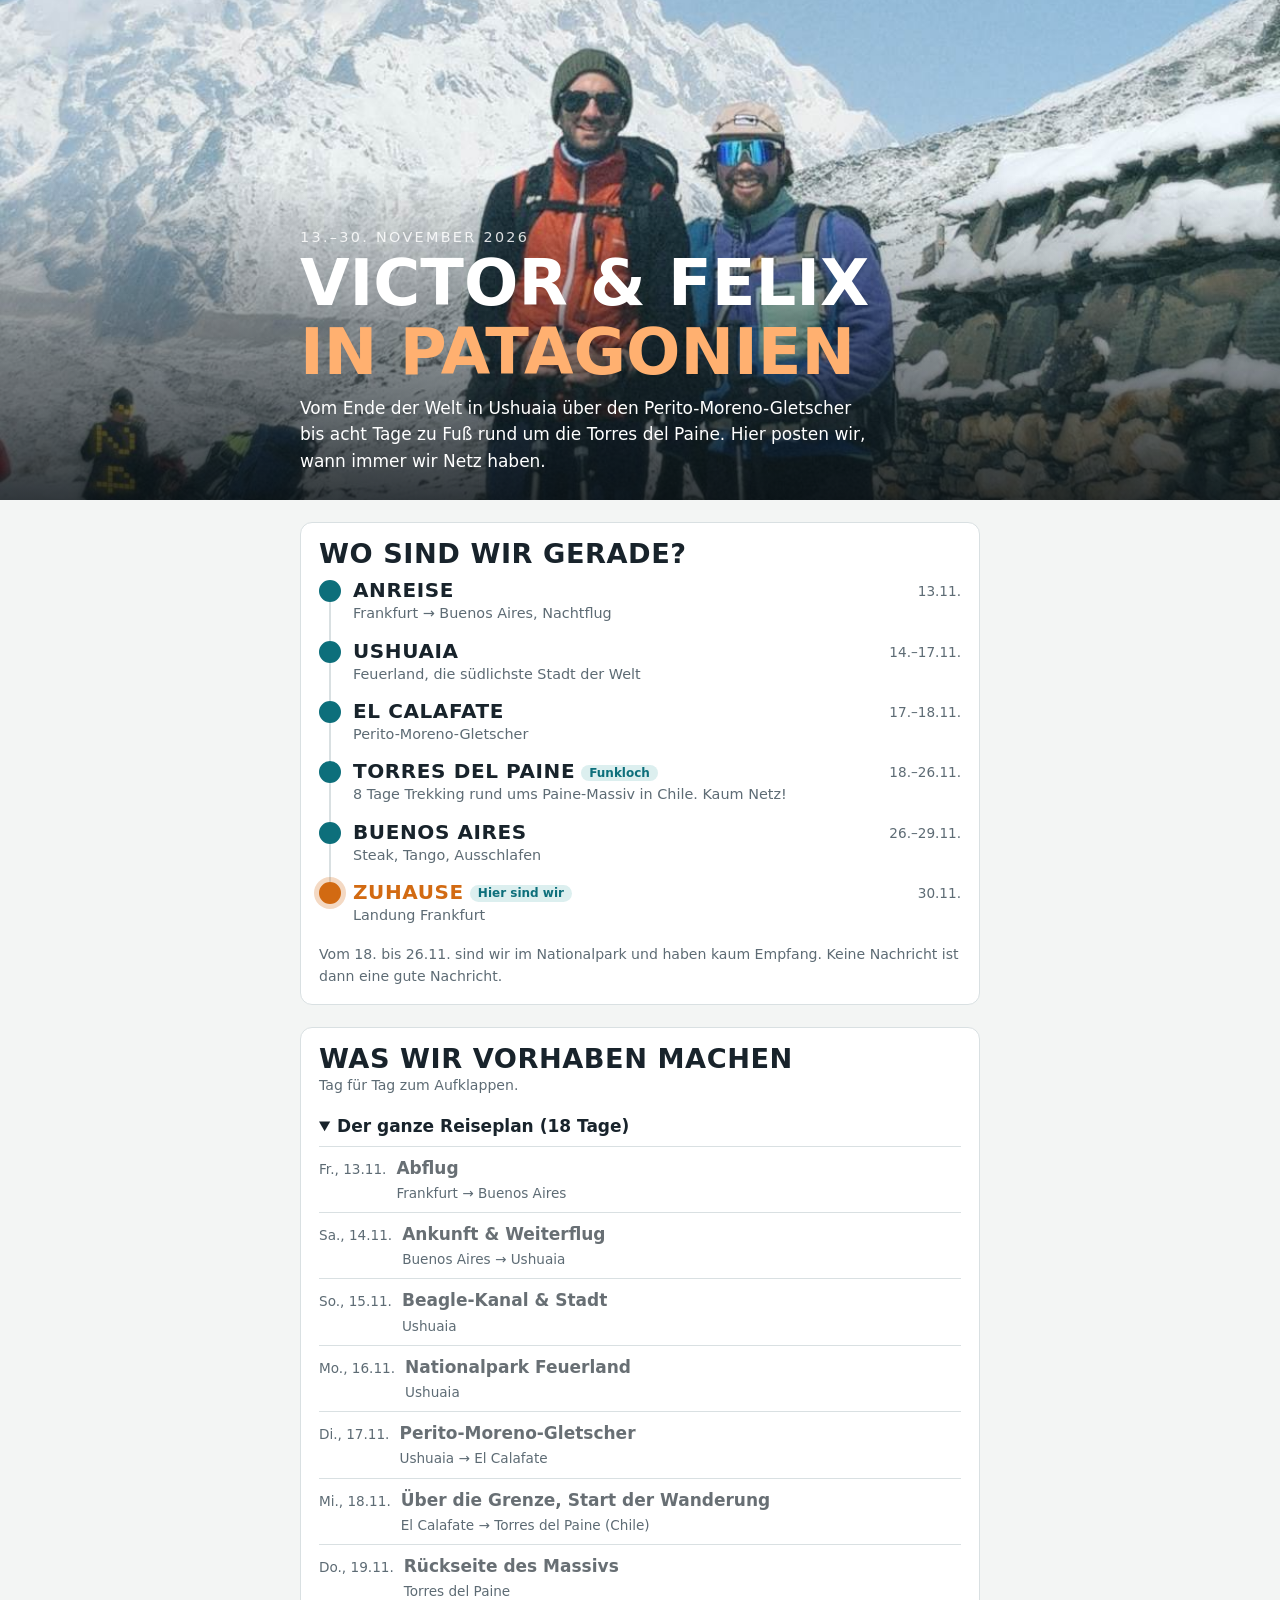
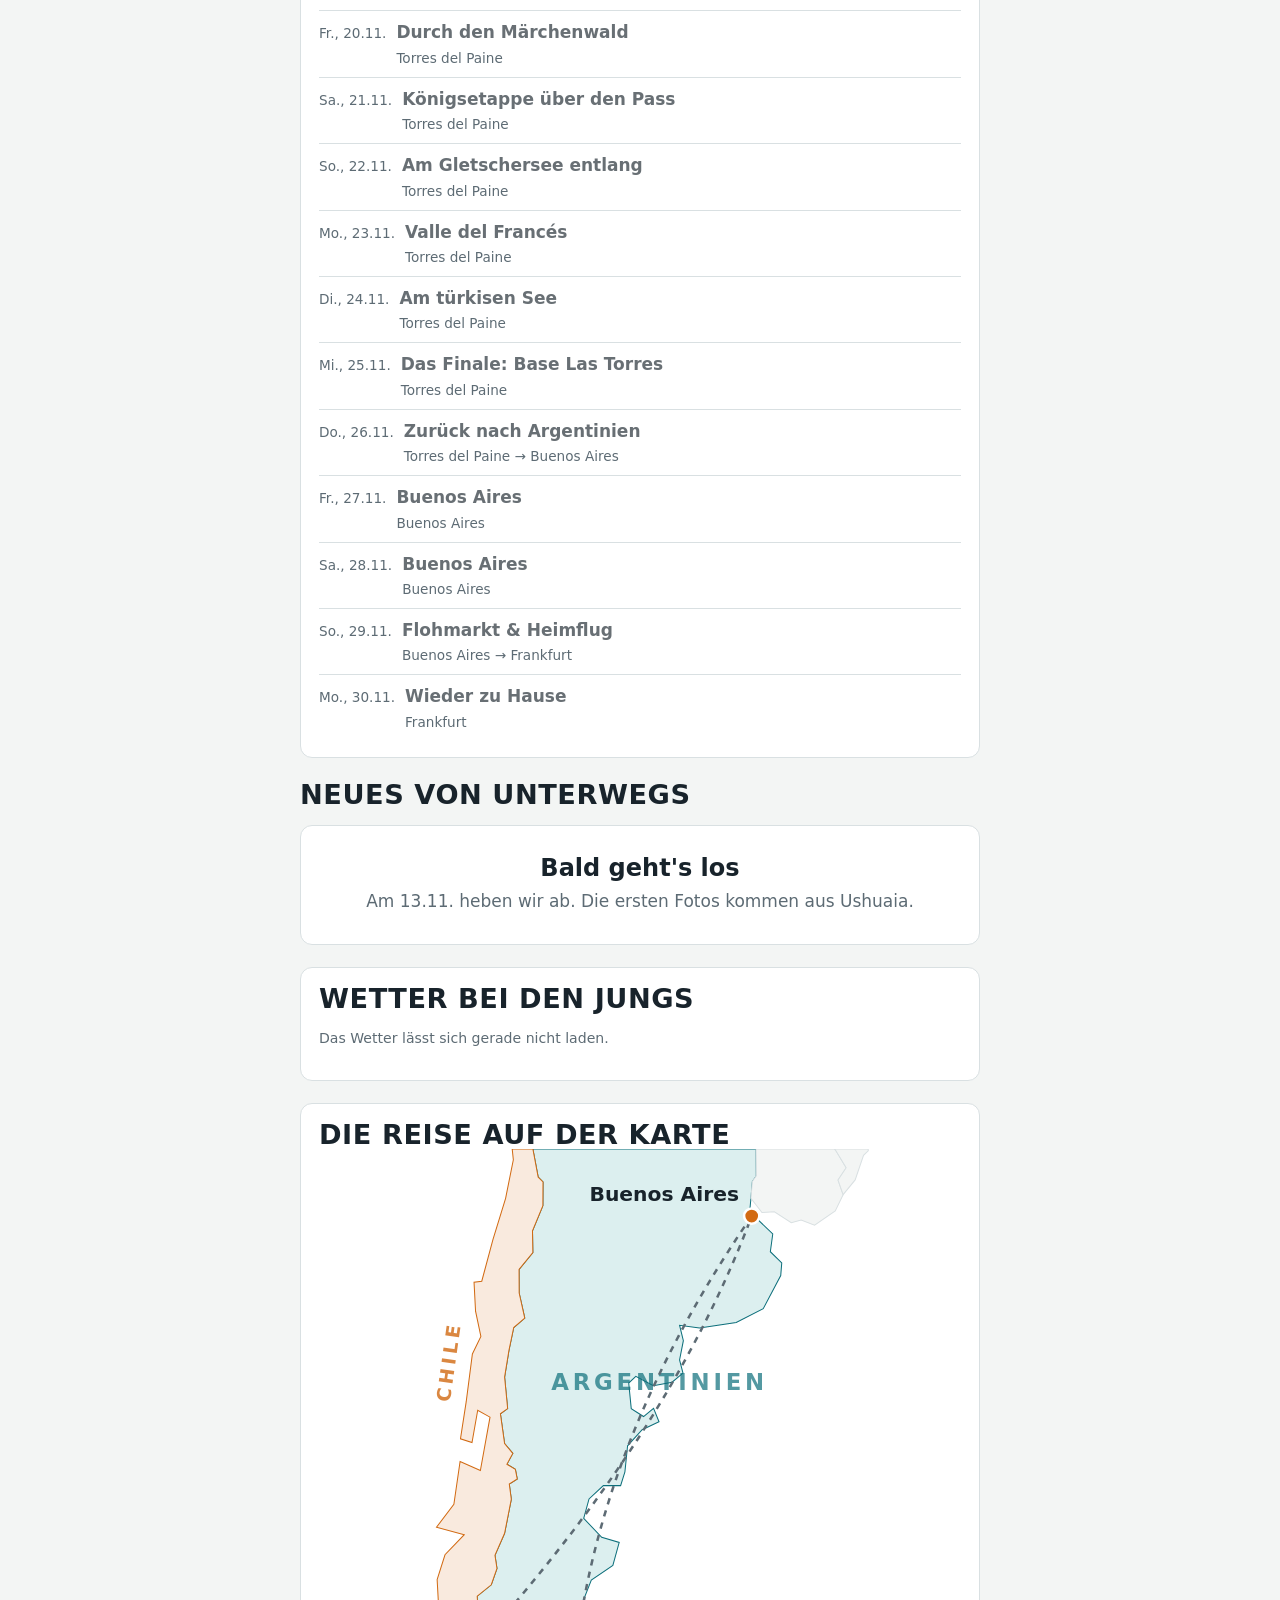
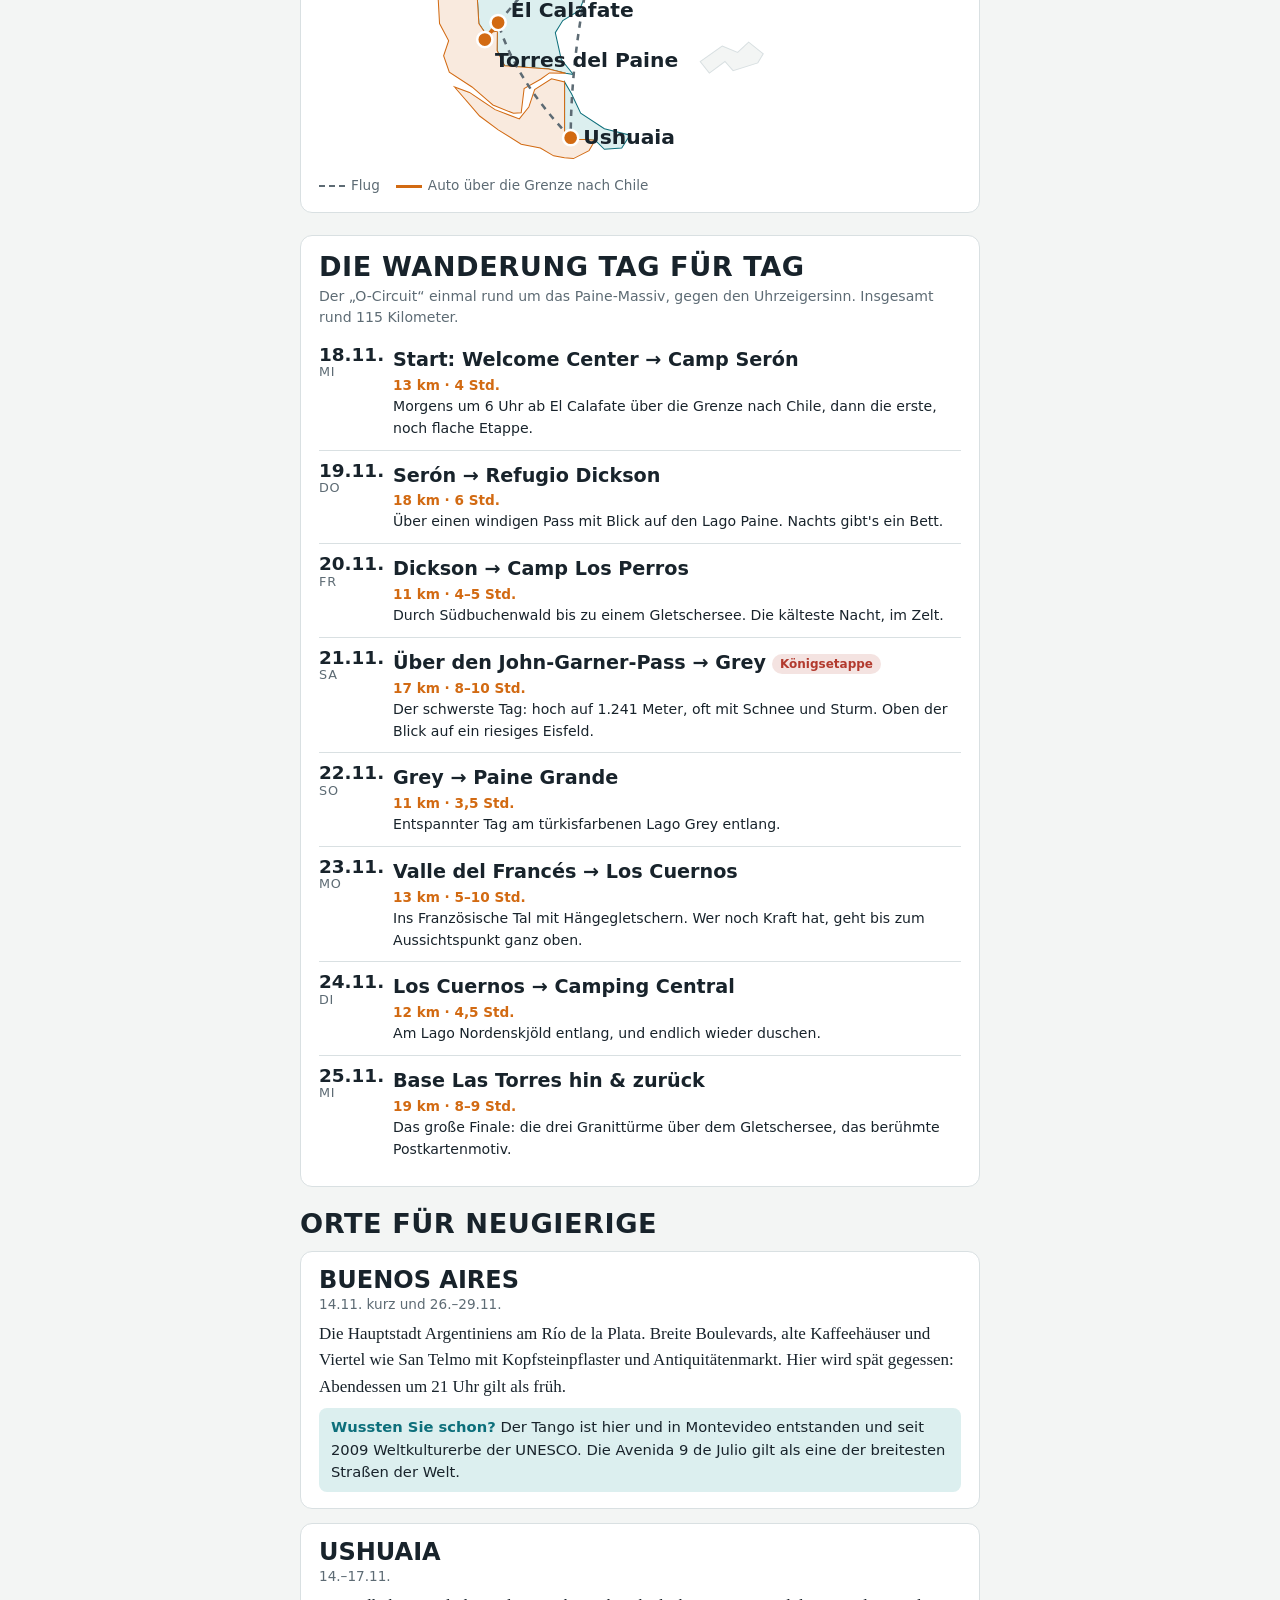
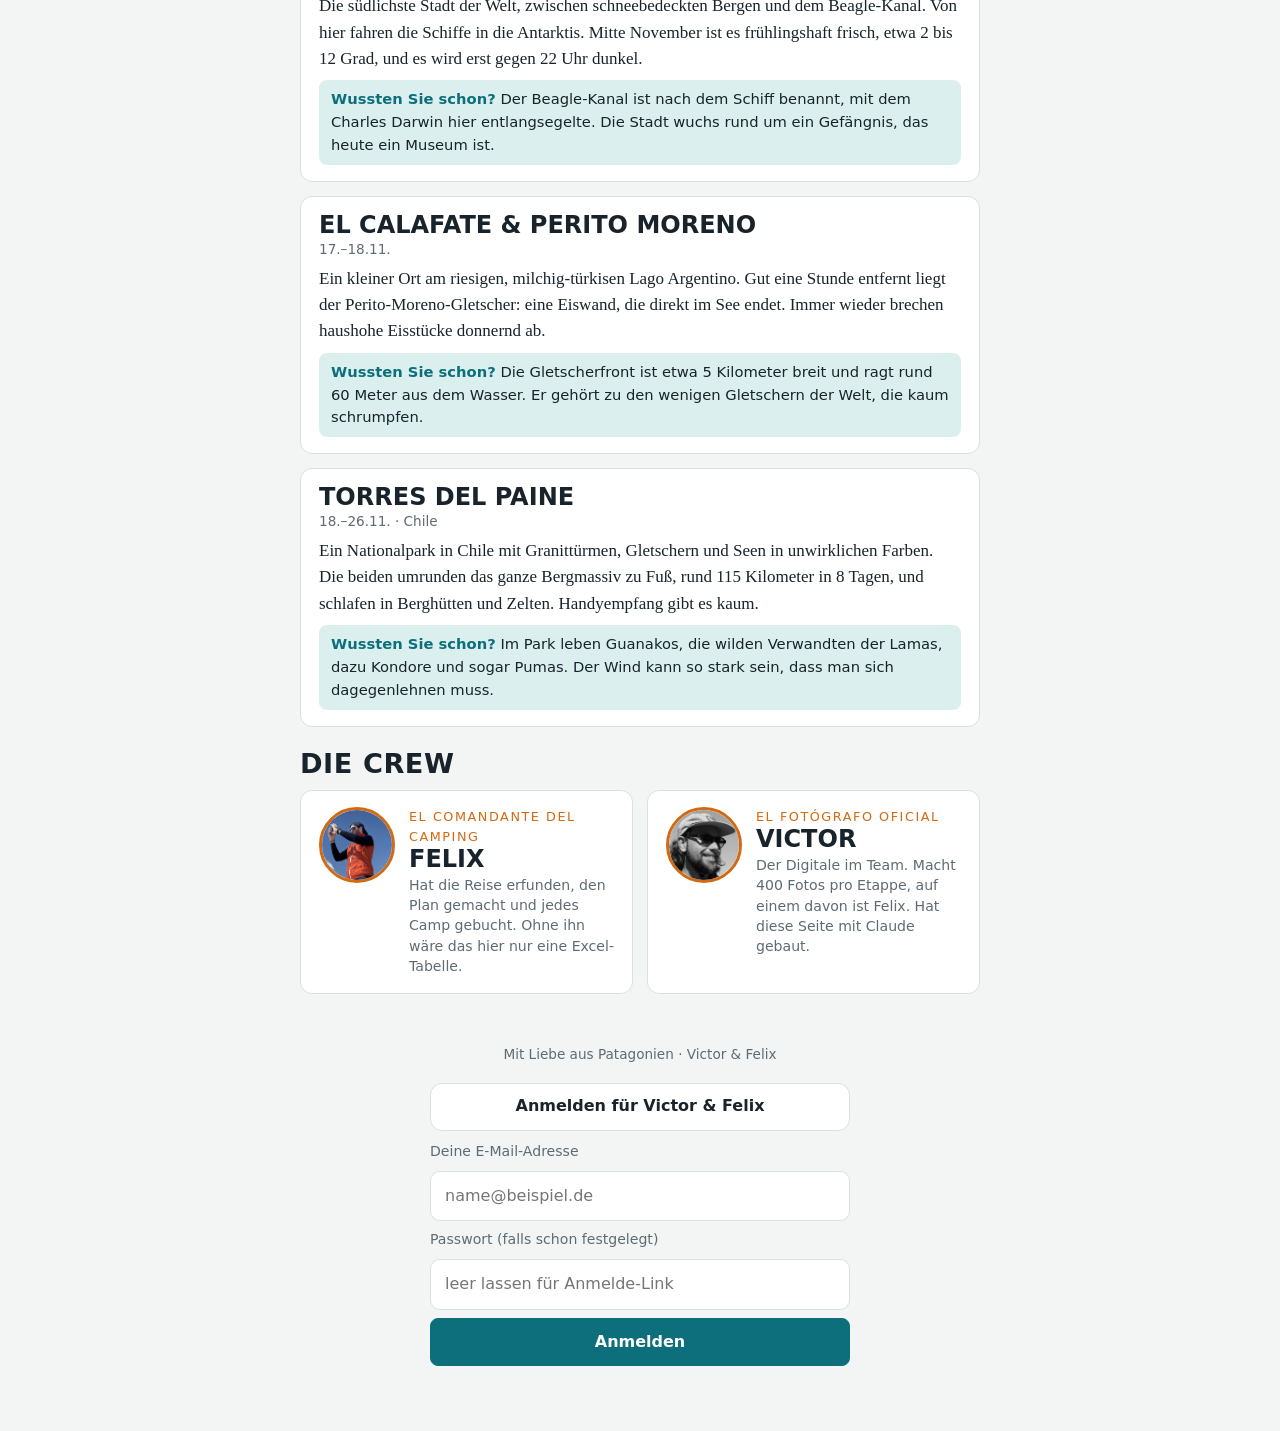
<file: index.html>
<!DOCTYPE html>
<html lang="de">
<head>
<meta charset="utf-8">
<meta name="viewport" content="width=device-width, initial-scale=1, viewport-fit=cover">
<link rel="manifest" href="manifest-blog.webmanifest">
<link rel="apple-touch-icon" href="img/apple-touch-icon.png?v=2">
<link rel="icon" type="image/png" sizes="192x192" href="img/icon-192.png?v=2">
<meta name="apple-mobile-web-app-capable" content="yes">
<meta name="mobile-web-app-capable" content="yes">
<meta name="apple-mobile-web-app-status-bar-style" content="black-translucent">
<meta name="apple-mobile-web-app-title" content="Patagonien">
<meta name="theme-color" content="#18232b">
<title>Victor &amp; Felix in Patagonien</title>
<meta name="description" content="Unsere Reise durch Argentinien und Patagonien, 13.–30. November 2026">
<meta property="og:title" content="Victor & Felix in Patagonien">
<meta property="og:description" content="Fotos, Route und Lebenszeichen von unterwegs">
<meta property="og:image" content="img/hero.jpg">
<meta name="robots" content="noindex, nofollow">
<meta http-equiv="Content-Security-Policy" content="default-src 'self'; script-src 'self'; style-src 'self' 'unsafe-inline' https://fonts.googleapis.com; font-src https://fonts.gstatic.com; img-src 'self' data: blob: https://rmsdkukkshyendyhajdx.supabase.co; media-src 'self' blob: https://rmsdkukkshyendyhajdx.supabase.co; connect-src 'self' https://rmsdkukkshyendyhajdx.supabase.co wss://rmsdkukkshyendyhajdx.supabase.co https://api.open-meteo.com; base-uri 'self'; form-action 'self'; object-src 'none'">
<meta name="referrer" content="strict-origin-when-cross-origin">
<link rel="preconnect" href="https://fonts.googleapis.com">
<link rel="preconnect" href="https://fonts.gstatic.com" crossorigin>
<link href="https://fonts.googleapis.com/css2?family=Barlow+Condensed:wght@500;600;700&amp;family=Source+Serif+4:opsz,wght@8..60,400;8..60,600&amp;family=Source+Sans+3:wght@400;600;700&amp;display=swap" rel="stylesheet">
<style>@media (display-mode: standalone){.hero{padding-top:env(safe-area-inset-top)}}</style>
<link rel="stylesheet" href="style.css?v=23">
</head>
<body>
<div id="app"><p class="col" style="padding:40px 16px">Lädt …</p></div>
<div class="lb" id="lb" role="dialog" aria-modal="true" aria-label="Fotos und Videos"><button type="button" id="lbClose" class="lbx">Schließen</button><div id="lbStage" class="lbstage"></div><button type="button" id="lbPrev" class="lbnav prev" aria-label="Vorheriges">‹</button><button type="button" id="lbNext" class="lbnav next" aria-label="Nächstes">›</button><div id="lbCount" class="lbcount" aria-live="polite"></div></div>
<script src="vendor/supabase.js?v=2.45.4"></script>
<script src="config.js?v=23"></script>
<script src="data.js?v=23"></script>
<script src="app.js?v=23"></script>
</body>
</html>
</file>
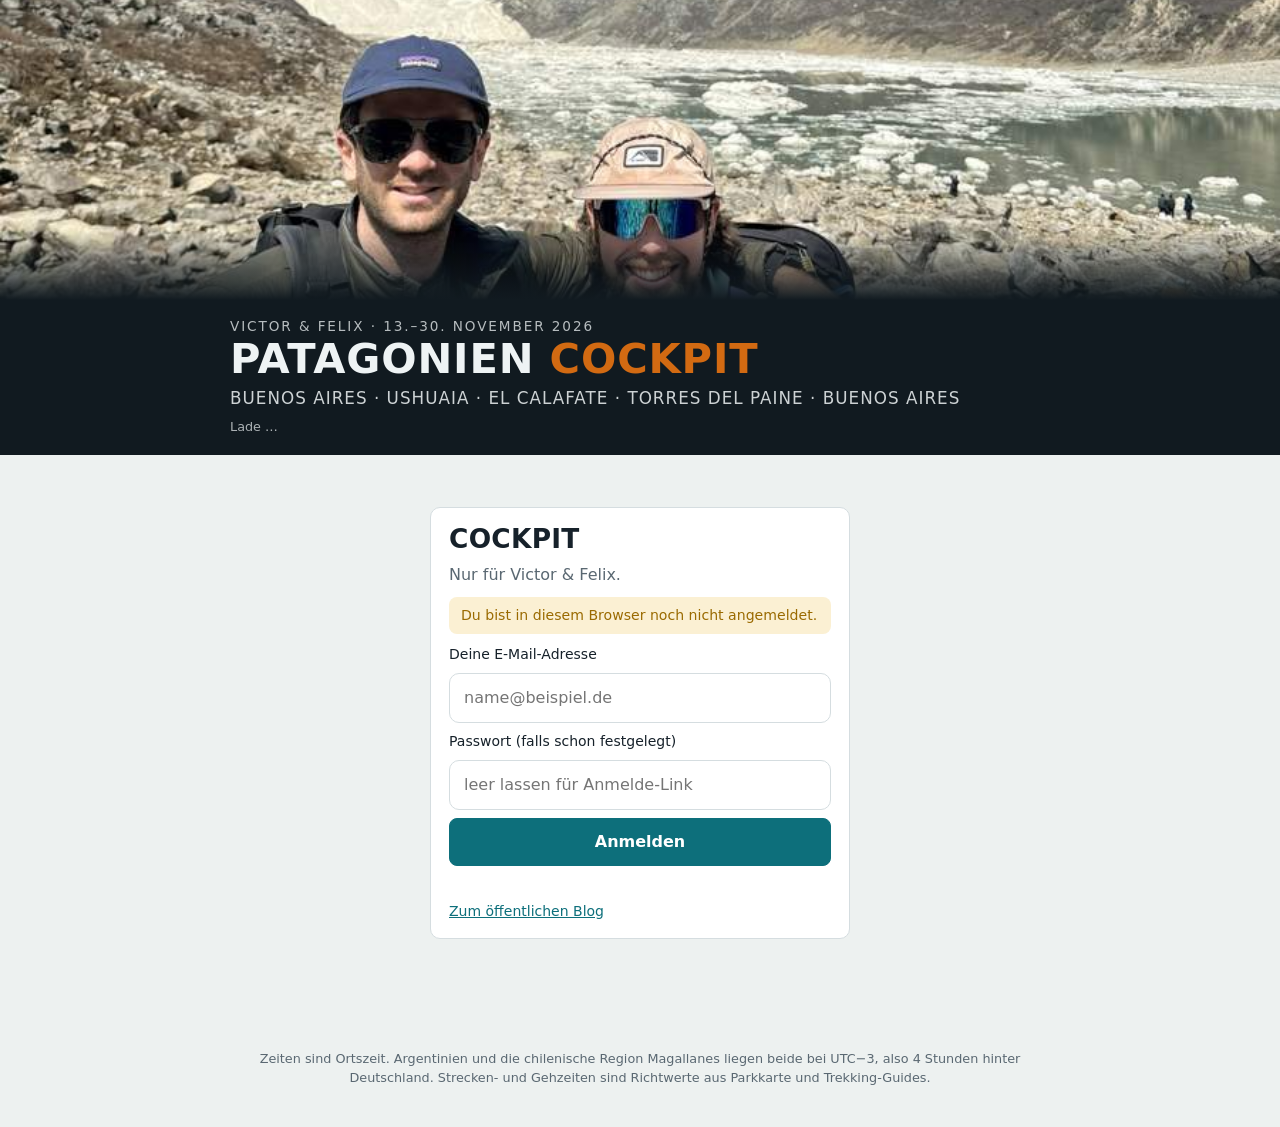
<file: cockpit.html>
<!DOCTYPE html>
<html lang="de">
<head>
<meta charset="utf-8">
<meta name="viewport" content="width=device-width, initial-scale=1, viewport-fit=cover">
<meta name="robots" content="noindex, nofollow">
<meta name="referrer" content="no-referrer">
<meta http-equiv="Content-Security-Policy" content="default-src 'self'; script-src 'self'; style-src 'self' 'unsafe-inline' https://fonts.googleapis.com; font-src https://fonts.gstatic.com; img-src 'self' data: blob: https://rmsdkukkshyendyhajdx.supabase.co https://tile.openstreetmap.org; media-src 'self' blob: https://rmsdkukkshyendyhajdx.supabase.co; connect-src 'self' https://rmsdkukkshyendyhajdx.supabase.co wss://rmsdkukkshyendyhajdx.supabase.co https://api.open-meteo.com https://open.er-api.com https://photon.komoot.io https://overpass-api.de; base-uri 'self'; form-action 'self'; object-src 'none'">
<link rel="manifest" href="manifest-cockpit.webmanifest">
<link rel="apple-touch-icon" href="img/apple-touch-icon.png?v=2">
<link rel="icon" type="image/png" sizes="192x192" href="img/icon-192.png?v=2">
<meta name="apple-mobile-web-app-capable" content="yes">
<meta name="mobile-web-app-capable" content="yes">
<meta name="apple-mobile-web-app-status-bar-style" content="black-translucent">
<meta name="apple-mobile-web-app-title" content="Cockpit">
<meta name="theme-color" content="#111a20">
<title>Patagonien Cockpit</title>
<link rel="preconnect" href="https://fonts.googleapis.com">
<link rel="preconnect" href="https://fonts.gstatic.com" crossorigin>
<link href="https://fonts.googleapis.com/css2?family=Barlow+Condensed:wght@500;600;700&amp;family=Source+Serif+4:opsz,wght@8..60,400;8..60,600&amp;family=Source+Sans+3:wght@400;500;600;700&amp;family=JetBrains+Mono:wght@500&amp;display=swap" rel="stylesheet">
<link rel="stylesheet" href="vendor/leaflet/leaflet.css?v=1.9.4">
<link rel="stylesheet" href="style.css?v=23">
<style>
:root{
  /* Layout: Kopf mit Countdown, Tab-Leiste wie Wegweiser, darunter je Bereich Karten in einer Spalte (max 860px) */
  --bg:#edf1f0;          /* Flechtengrau */
  --surface:#ffffff;
  --ink:#16212a;         /* Granit */
  --muted:#5a6872;
  --line:#d5dde0;
  --accent:#0d6f7b;      /* Gletschersee */
  --accent-soft:#dcefef;
  --trail:#d26a12;       /* Wegmarkierung im Park */
  --ok:#2f7a45; --ok-soft:#e1f1e5;
  --warn:#9a6a00; --warn-soft:#fbf0d3;
  --crit:#b23a2e; --crit-soft:#f8e1de;
  --display:"Barlow Condensed","Arial Narrow",system-ui,sans-serif;
  --body:"Source Sans 3",system-ui,-apple-system,"Segoe UI",sans-serif;
  --mono:"JetBrains Mono",ui-monospace,Menlo,monospace;
  --radius:10px;
  color-scheme:light;
}
@media (prefers-color-scheme:dark){
  :root:not([data-theme="light"]){
    --bg:#0e1418; --surface:#162027; --ink:#e4eaed; --muted:#93a2ab; --line:#26333c;
    --accent:#4fc2c8; --accent-soft:#143338; --trail:#f08a33;
    --ok:#6cc488; --ok-soft:#173022; --warn:#e6b84a; --warn-soft:#332a12; --crit:#ef7d70; --crit-soft:#3a1d1a;
    color-scheme:dark;
  }
}
:root[data-theme="dark"]{
  --bg:#0e1418; --surface:#162027; --ink:#e4eaed; --muted:#93a2ab; --line:#26333c;
  --accent:#4fc2c8; --accent-soft:#143338; --trail:#f08a33;
  --ok:#6cc488; --ok-soft:#173022; --warn:#e6b84a; --warn-soft:#332a12; --crit:#ef7d70; --crit-soft:#3a1d1a;
  color-scheme:dark;
}
*{box-sizing:border-box}
html,body{margin:0}
body{background:var(--bg);color:var(--ink);font-family:var(--body);font-size:16px;line-height:1.5;-webkit-text-size-adjust:100%}
a{color:var(--accent)}
h1,h2,h3{font-family:var(--display);font-weight:600;letter-spacing:.01em;text-wrap:balance;margin:0;line-height:1.1}
h2{font-size:1.65rem;text-transform:uppercase}
h3{font-size:1.25rem}
.wrap{max-width:860px;margin:0 auto;padding-left:max(20px,env(safe-area-inset-left));padding-right:max(20px,env(safe-area-inset-right))}
main{display:block}
section.view .studio{margin-bottom:6px}
.gate{max-width:420px;margin:30px auto;display:grid;gap:10px}
.heroimg{height:200px}
@media (max-width:520px){header.top .route{display:none}.heroimg{height:170px}.top h1{font-size:1.9rem}}
nav.tabs{top:0;padding-top:env(safe-area-inset-top)}
@media (display-mode: standalone){ header.top .heroimg{height:calc(150px + env(safe-area-inset-top))} }
.wish{display:grid;grid-template-columns:auto 1fr auto;gap:10px;align-items:start;padding:8px 0;border-bottom:1px solid var(--line)}
.wish:last-child{border-bottom:0}
.wish.done .wt{color:var(--muted);text-decoration:line-through}
.conv{display:grid;grid-template-columns:1fr auto auto auto;gap:8px;align-items:center}
.conv input,.conv select{border:1px solid var(--line);border-radius:10px;padding:10px 12px;background:var(--surface);font-size:1.15rem;min-width:0;width:100%;font-variant-numeric:tabular-nums}
.fxeq{color:var(--muted);font-size:1.2rem}
.fxout{font-family:var(--display);font-size:1.9rem;line-height:1;white-space:nowrap}
@media (max-width:520px){.conv{grid-template-columns:1fr auto}.fxeq{display:none}.fxout{grid-column:1/-1}}
.spotmap{height:240px;border-radius:12px;margin-top:10px;border:1px solid var(--line);z-index:0}
.spotform{display:grid;gap:10px;margin-top:10px}
.spotform label{display:grid;gap:4px;font-size:.85rem;font-weight:600;color:var(--muted)}
.spotform input,.spotform select,.spotform textarea{border:1px solid var(--line);border-radius:10px;padding:10px 12px;background:var(--surface);color:var(--ink);font-size:16px;font-weight:400;min-width:0;width:100%}
.spresults{display:grid;gap:6px}
.spres{display:grid;text-align:left;gap:2px;border:1px solid var(--line);background:var(--bg);border-radius:10px;padding:8px 12px;cursor:pointer;min-height:44px}
.spot{display:grid;grid-template-columns:14px 1fr;gap:10px;padding:9px 0;border-bottom:1px solid var(--line)}
.spot:last-child{border-bottom:0}
.spot .dot{width:12px;height:12px;border-radius:50%;margin-top:6px}
.spot .dot.mine{box-shadow:0 0 0 2px var(--ink)}
.starts{display:flex;flex-wrap:wrap;gap:6px;align-items:center;margin:6px 0 8px}
.starts button{border:1px solid var(--line);background:transparent;border-radius:999px;padding:4px 10px;font:inherit;font-size:.85rem;cursor:pointer}
.starts button[aria-pressed=true]{background:var(--ink);color:var(--bg,#fff);border-color:var(--ink)}
.starts button.rec{font-weight:700}
.wxlegend{display:flex;flex-wrap:wrap;gap:4px 12px;color:var(--muted);margin:2px 0 4px}
.wxlegend i{display:inline-block;width:12px;height:8px;border-radius:2px;margin-right:4px;vertical-align:middle}
.wxsegs{list-style:none;margin:8px 0 0;padding:0}.wxsegs li{margin:3px 0}.skyico{display:inline-block;width:1.4em}
.wxtips{margin:8px 0 0 1.1em;padding:0}.wxtips li{margin:4px 0}
.wxhours{margin-top:8px}.wxhours summary{cursor:pointer;font-weight:600}
.hourtable{display:grid;gap:0;margin-top:6px;font-variant-numeric:tabular-nums}
.hourtable .hr{display:grid;grid-template-columns:1.8em 1fr 1.6em 3.4em 4.2em 2.4em;gap:6px;padding:4px 0;border-top:1px solid var(--line);align-items:baseline}
.hourtable .hr.head{font-size:.75rem;color:var(--muted);border-top:0}
.hourtable .warn{color:var(--trail);font-weight:700}.hourtable .red{color:var(--crit);font-weight:700}
.hourtable small{color:var(--muted);display:block;font-size:.72rem;line-height:1.1}
.hourtable .hr>span{white-space:nowrap}
.sync.err{color:var(--crit);font-weight:600}
.sync .copy{margin-left:6px}
.row-gps{display:flex;gap:10px;align-items:center;flex-wrap:wrap;margin:8px 0}
.profsvg{width:100%;height:auto;display:block}
.wxstage{border:1px solid var(--line);border-radius:12px;padding:10px 12px;margin:0 0 10px}
.chip.red{background:color-mix(in srgb,var(--crit) 14%,transparent);color:var(--crit)}
.chip.warn{background:color-mix(in srgb,var(--trail) 16%,transparent);color:var(--trail)}
.spothead{margin:14px 0 2px;font-size:.95rem;text-transform:uppercase;letter-spacing:.05em}
.spotsub{margin:8px 0 0;font-weight:700;text-transform:uppercase;letter-spacing:.04em;font-size:.72rem}
.tag.ok{background:var(--ok-soft);color:var(--ok)}
#spotCats{margin-top:8px}
.leaflet-container{font-family:var(--body)}
.offline{background:var(--warn-soft);color:var(--warn);font-size:.85rem;padding:6px 12px;text-align:center}
.mono{font-family:var(--mono);font-size:.9em}
.muted{color:var(--muted)}
.small{font-size:.875rem}
button,input,select,textarea{font:inherit;color:inherit}
:focus-visible{outline:3px solid var(--accent);outline-offset:2px;border-radius:4px}

/* Kopf */
header.top{color:#eef3f4;background:#111a20;padding:0 0 18px}
.heroimg{height:240px;background:#16212a url("img/cockpit-hero.jpg") center 58%/cover no-repeat;position:relative;margin-bottom:16px}
.heroimg::after{content:"";position:absolute;inset:auto 0 0 0;height:70px;background:linear-gradient(180deg,rgba(17,26,32,0),#111a20)}
@media (min-width:700px){.heroimg{height:300px}}
.crew{display:grid;grid-template-columns:repeat(2,1fr);gap:12px}
.mate{display:grid;grid-template-columns:72px 1fr;gap:12px;align-items:center;background:var(--surface);border:1px solid var(--line);border-radius:var(--radius);padding:10px 12px}
.mate img{width:72px;height:72px;border-radius:50%;object-fit:cover;border:3px solid var(--trail)}
.nick{display:block;font-family:var(--display);font-size:.8rem;letter-spacing:.12em;text-transform:uppercase;color:var(--trail)}
.mate{align-items:start}
.fun{list-style:none;margin:8px 0 0;padding:0;display:grid;gap:2px;font-size:.82rem}
.fun li{display:flex;justify-content:space-between;gap:8px;border-top:1px dotted var(--line);padding-top:2px}
.fun li b{font-family:var(--display);font-size:1rem;display:inline;color:var(--accent)}
.beerscore{display:grid;grid-template-columns:1fr 1fr;gap:10px;margin:6px 0}
.beerscore div{background:var(--bg);border-radius:8px;padding:8px 10px;text-align:center}
.beerscore b{font-family:var(--display);font-size:2.2rem;line-height:1;display:block}
.beerlog{margin-top:10px}
.blame{font-family:var(--display);font-size:1.35rem;line-height:1.2;margin:12px 0 0;min-height:1.2em}
.mate b{font-family:var(--display);font-size:1.4rem;text-transform:uppercase;letter-spacing:.03em;display:block;line-height:1}
@media (max-width:520px){.crew{grid-template-columns:1fr}}
.top .row{display:flex;flex-wrap:wrap;gap:12px 24px;align-items:flex-end;justify-content:space-between}
.eyebrow{font-family:var(--display);text-transform:uppercase;letter-spacing:.14em;font-size:.85rem;opacity:.75}
.top h1{font-size:2.6rem;text-transform:uppercase;letter-spacing:.02em}
.top h1 span{color:var(--trail)}
.route{font-family:var(--display);font-size:1.05rem;letter-spacing:.06em;text-transform:uppercase;opacity:.85;margin-top:4px}
.count{text-align:right}
.count b{font-family:var(--display);font-size:2.4rem;line-height:1;display:block}
.sync{font-size:.8rem;opacity:.7;margin-top:6px}

/* Tabs */
nav.tabs{position:sticky;top:0;z-index:5;background:var(--surface);border-bottom:1px solid var(--line)}
nav.tabs .wrap{display:flex;gap:4px;overflow-x:auto;scrollbar-width:none}
nav.tabs a{flex:0 0 auto;font-family:var(--display);text-transform:uppercase;letter-spacing:.06em;font-size:1.02rem;font-weight:600;text-decoration:none;color:var(--muted);padding:12px 12px 10px;border-bottom:3px solid transparent}
nav.tabs a[aria-current="page"]{color:var(--ink);border-bottom-color:var(--trail)}

main{padding:22px 0 60px}
section.view{display:none}
section.view.on{display:grid;gap:18px;grid-template-columns:minmax(0,1fr)}
section.view>*{min-width:0}
.sechead{display:flex;flex-wrap:wrap;gap:6px 16px;align-items:baseline;justify-content:space-between}

.card{background:var(--surface);border:1px solid var(--line);border-radius:var(--radius);padding:16px 18px}
.card.hl{border-left:5px solid var(--accent)}
.card.warn{border-left:5px solid var(--warn)}
.card.crit{border-left:5px solid var(--crit)}
.card h3{margin-bottom:8px}
.grid2{display:grid;grid-template-columns:repeat(auto-fit,minmax(250px,1fr));gap:14px}
.chips{display:flex;flex-wrap:wrap;gap:6px}
.chip{display:inline-flex;align-items:center;gap:4px;font-size:.78rem;font-weight:600;padding:2px 9px;border-radius:999px;background:var(--accent-soft);color:var(--accent);white-space:nowrap}
.chip.trail{background:color-mix(in srgb,var(--trail) 16%,transparent);color:var(--trail)}
.chip.ok{background:var(--ok-soft);color:var(--ok)}
.chip.warn{background:var(--warn-soft);color:var(--warn)}
.chip.crit{background:var(--crit-soft);color:var(--crit)}
.chip.grey{background:var(--bg);color:var(--muted)}
ul.clean{list-style:none;margin:0;padding:0;display:grid;gap:8px}
ul.dots{margin:6px 0 0;padding-left:20px;display:grid;gap:4px}
dl.kv{display:grid;grid-template-columns:max-content 1fr;gap:4px 14px;margin:8px 0 0}
dl.kv dt{color:var(--muted);font-size:.9rem}
dl.kv dd{margin:0;font-weight:500}

/* Heute */
.stats{display:grid;grid-template-columns:repeat(auto-fit,minmax(150px,1fr));gap:12px}
.stat{background:var(--surface);border:1px solid var(--line);border-radius:var(--radius);padding:12px 14px}
.stat b{font-family:var(--display);font-size:2rem;display:block;line-height:1.05;font-variant-numeric:tabular-nums}
.stat span{color:var(--muted);font-size:.85rem}
.bar{height:6px;border-radius:3px;background:var(--bg);overflow:hidden;margin-top:8px}
.bar i{display:block;height:100%;background:var(--accent)}

/* Tagesplan */
.day{display:grid;grid-template-columns:64px 1fr;gap:14px;background:var(--surface);border:1px solid var(--line);border-radius:var(--radius);padding:14px 16px}
.day.today{border-color:var(--trail);box-shadow:0 0 0 2px color-mix(in srgb,var(--trail) 35%,transparent)}
.day.past{opacity:.6}
.datecol{text-align:center;border-right:1px solid var(--line);padding-right:12px}
.datecol .d{font-family:var(--display);font-size:2rem;font-weight:700;line-height:1}
.datecol .m{font-family:var(--display);text-transform:uppercase;font-size:.85rem;letter-spacing:.08em;color:var(--muted)}
.datecol .n{font-size:.75rem;color:var(--muted);margin-top:4px}
.day h3{font-size:1.3rem}
.day .where{font-size:.9rem;color:var(--muted);margin:2px 0 8px}
.steps{list-style:none;margin:0;padding:0;display:grid;gap:5px}
.steps li{display:grid;grid-template-columns:56px 1fr;gap:8px;font-size:.95rem}
.steps .t{font-family:var(--mono);font-size:.82rem;color:var(--accent);padding-top:2px}
.sleep{margin-top:10px;font-size:.88rem;display:flex;gap:6px;flex-wrap:wrap;align-items:center}
.filters{display:flex;gap:6px;flex-wrap:wrap}
.filters button{border:1px solid var(--line);background:var(--surface);border-radius:999px;padding:4px 12px;font-size:.88rem;cursor:pointer}
.filters button[aria-pressed="true"]{background:var(--ink);color:var(--bg);border-color:var(--ink)}

/* Buchungen */
.bk{display:grid;gap:8px}
.bk .head{display:flex;justify-content:space-between;gap:10px;flex-wrap:wrap;align-items:baseline}
.flight{display:grid;grid-template-columns:1fr auto 1fr;gap:10px;align-items:center;margin:4px 0}
.flight .ap{font-family:var(--display);font-size:2rem;font-weight:700;line-height:1}
.flight .tm{font-family:var(--mono);font-size:.9rem}
.flight .mid{text-align:center;color:var(--muted);font-size:.8rem}
.flight .mid::before{content:"";display:block;height:2px;background:var(--line);margin-bottom:4px;min-width:60px}
.flight .r{text-align:right}
.code{display:inline-flex;align-items:center;gap:8px;font-family:var(--mono);background:var(--bg);border:1px dashed var(--line);border-radius:6px;padding:2px 8px}
.copy{border:0;background:none;color:var(--accent);cursor:pointer;font-size:.8rem;font-family:var(--body);font-weight:600;padding:0}
details.more summary{cursor:pointer;color:var(--accent);font-weight:600;font-size:.9rem}
.note{width:100%;min-height:58px;border:1px solid var(--line);border-radius:8px;background:var(--bg);padding:8px 10px;resize:vertical}
.notebar{display:flex;justify-content:space-between;gap:8px;font-size:.78rem;color:var(--muted);margin-top:4px}

/* Upload-Platzhalter */
.slot{border:2px dashed var(--trail);border-radius:var(--radius);padding:14px 16px;background:color-mix(in srgb,var(--trail) 6%,var(--surface))}
.slot.done{border-style:solid;border-color:var(--ok);background:var(--surface)}
.thumbs{display:flex;flex-wrap:wrap;gap:8px;margin-top:10px}
.thumbs a{display:block;width:96px;height:96px;border-radius:8px;overflow:hidden;border:1px solid var(--line);background:var(--bg);position:relative;font-size:.75rem;color:var(--muted);text-decoration:none}
.thumbs img{width:100%;height:100%;object-fit:cover;display:block}
.thumbs .pdf{display:flex;align-items:center;justify-content:center;height:100%;font-family:var(--display);font-size:1.2rem;color:var(--accent)}
.btn{display:inline-flex;align-items:center;gap:6px;border:1px solid var(--accent);background:var(--accent);color:#fff;border-radius:8px;padding:7px 14px;font-weight:600;cursor:pointer;font-size:.92rem}
.btn.ghost{background:transparent;color:var(--accent)}
.btn:disabled{opacity:.5;cursor:not-allowed}
label.btn input{position:absolute;width:1px;height:1px;opacity:0;pointer-events:none}

/* Orte */
.placetabs{display:flex;gap:6px;flex-wrap:wrap}
.placetabs button{border:1px solid var(--line);background:var(--surface);border-radius:8px;padding:6px 14px;cursor:pointer;font-family:var(--display);text-transform:uppercase;letter-spacing:.05em;font-size:1rem;font-weight:600}
.placetabs button[aria-pressed="true"]{background:var(--accent);border-color:var(--accent);color:#fff}
.place h3{font-size:1.15rem;text-transform:uppercase;letter-spacing:.04em;color:var(--accent);margin:4px 0 6px}
.tips{display:grid;gap:10px}
.tip{display:grid;grid-template-columns:auto 1fr;gap:10px;align-items:start}
.tip .k{font-family:var(--display);font-weight:700;color:var(--trail);font-size:1.05rem;min-width:22px}

/* Trek */
.stagewrap{overflow-x:auto}
table.stages{width:100%;border-collapse:collapse;font-size:.92rem;min-width:620px}
table.stages th{text-align:left;font-family:var(--display);text-transform:uppercase;letter-spacing:.05em;font-weight:600;color:var(--muted);border-bottom:2px solid var(--line);padding:6px 8px}
table.stages td{border-bottom:1px solid var(--line);padding:8px;vertical-align:top}
table.stages td.num{font-variant-numeric:tabular-nums;white-space:nowrap}
table.stages tr.key td{background:color-mix(in srgb,var(--trail) 9%,transparent)}
.kmbar{display:flex;align-items:center;gap:8px}
.kmbar i{display:block;height:8px;border-radius:4px;background:var(--trail)}
.ring{display:block;width:100%;height:auto;max-height:280px}

/* Orga */
.todo{display:grid;grid-template-columns:auto 1fr auto;gap:10px;align-items:start;padding:10px 0;border-bottom:1px solid var(--line)}
.todo:last-child{border-bottom:0}
.todo.done .tt{text-decoration:line-through;color:var(--muted)}
.chk{appearance:none;width:22px;height:22px;border:2px solid var(--muted);border-radius:6px;margin:1px 0 0;cursor:pointer;display:grid;place-content:center;background:var(--surface)}
.chk:checked{background:var(--ok);border-color:var(--ok)}
.chk:checked::after{content:"";width:10px;height:6px;border:2.5px solid #fff;border-top:0;border-right:0;transform:rotate(-45deg) translate(1px,-1px)}
.chk:disabled{cursor:not-allowed;opacity:.6}
.tt b{font-weight:600}
.tt .sub{font-size:.88rem;color:var(--muted)}
.due{font-size:.78rem;font-weight:600;white-space:nowrap}
.packcat{display:grid;gap:2px}
.packcat h3{font-size:1.05rem;text-transform:uppercase;letter-spacing:.05em;display:flex;justify-content:space-between;align-items:baseline;margin-bottom:4px}
.pk{display:grid;grid-template-columns:auto 1fr auto;gap:10px;align-items:center;padding:5px 0}
.pk.done span.l{color:var(--muted);text-decoration:line-through}
.pk .who{font-size:.72rem;color:var(--muted)}
.addrow{display:flex;gap:8px;flex-wrap:wrap;margin-top:8px}
.addrow input,.addrow select{flex:1 1 160px;border:1px solid var(--line);border-radius:8px;padding:7px 10px;background:var(--surface)}
.seg{display:inline-flex;border:1px solid var(--line);border-radius:8px;overflow:hidden}
.seg button{border:0;background:var(--surface);padding:6px 12px;cursor:pointer;font-size:.88rem}
.seg button[aria-pressed="true"]{background:var(--ink);color:var(--bg)}
.money{font-variant-numeric:tabular-nums;white-space:nowrap}
.settle{display:grid;gap:4px;text-align:center;padding:18px}
.settle b{font-family:var(--display);font-size:2.2rem;line-height:1.05}
.costrow{display:grid;grid-template-columns:1fr auto;gap:4px 12px;padding:9px 0;border-bottom:1px solid var(--line);align-items:start}
.costrow:last-child{border-bottom:0}
.costrow .meta{font-size:.82rem;color:var(--muted)}
.costform{display:grid;gap:8px;grid-template-columns:repeat(auto-fit,minmax(140px,1fr))}
.costform label{display:grid;gap:3px;font-size:.82rem;font-weight:600;color:var(--muted)}
.costform input,.costform select{min-width:0;width:100%;border:1px solid var(--line);border-radius:8px;padding:7px 9px;background:var(--surface);color:var(--ink);font-weight:400;font-size:.95rem}
.costform .wide{grid-column:1/-1}
.quick{display:flex;gap:6px;flex-wrap:wrap}
.quick button{border:1px dashed var(--line);background:var(--bg);border-radius:999px;padding:3px 10px;font-size:.82rem;cursor:pointer}
.catbars{display:grid;gap:6px}
.catbars div{display:grid;grid-template-columns:110px 1fr auto;gap:8px;align-items:center;font-size:.88rem}
.catbars i{display:block;height:10px;border-radius:5px;background:var(--accent)}
.wxg{display:grid;grid-template-columns:repeat(auto-fit,minmax(220px,1fr));gap:12px}
.wxc{background:var(--bg);border-radius:8px;padding:10px 12px}
.wxt{font-family:var(--display);font-size:1.6rem;font-weight:600;font-variant-numeric:tabular-nums}
.wxt small{font-size:1rem;color:var(--muted)}
.banner{border-radius:8px;padding:8px 12px;font-size:.88rem;background:var(--warn-soft);color:var(--warn)}
.banner[hidden]{display:none}
footer{padding:20px 0 40px;font-size:.8rem;color:var(--muted)}
@media (max-width:520px){
  .top h1{font-size:2.1rem}
  .count{text-align:left}
  .day{grid-template-columns:52px 1fr;padding:12px}
  .steps li{grid-template-columns:48px 1fr}
  .flight .ap{font-size:1.6rem}
}
@media (prefers-reduced-motion:no-preference){.bar i{transition:width .4s}}
</style>
</head>
<body>
<header class="top">
  <div class="heroimg" role="img" aria-label="Victor und Felix vor einem Gletschersee"></div>
  <div class="wrap row">
    <div>
      <div class="eyebrow">Victor &amp; Felix · 13.–30. November 2026</div>
      <h1>Patagonien <span>Cockpit</span></h1>
      <div class="route">Buenos Aires · Ushuaia · El Calafate · Torres del Paine · Buenos Aires</div>
    </div>
    <div class="count" id="count"></div>
  </div>
  <div class="wrap"><div class="sync" id="sync">Lade …</div></div>
</header>
<nav class="tabs" aria-label="Bereiche">
  <div class="wrap">
    <a href="#heute">Heute</a>
    <a href="#plan">Tagesplan</a>
    <a href="#buchungen">Buchungen</a>
    <a href="#trek">O-Trek</a>
    <a href="#orte">Orte &amp; Tipps</a>
    <a href="#posten">Posten</a>
    <a href="#kosten">Kosten</a>
    <a href="#orga">Orga</a>
    <a href="#claude">Claude</a>
    <a href="index.html">Blog ↗</a>
  </div>
</nav>
<div class="offline" id="offline" hidden>Offline: Du siehst den zuletzt geladenen Stand. Änderungen werden gespeichert, sobald wieder Netz da ist.</div>
<main class="wrap">
  <div class="banner" id="banner" hidden></div>

  <!-- HEUTE -->
  <section class="view" id="v-heute"></section>

  <!-- PLAN -->
  <section class="view" id="v-plan">
    <div class="sechead">
      <h2>Tagesplan</h2>
      <div class="filters" id="planfilter">
        <button type="button" data-f="all" aria-pressed="true">Alle 18 Tage</button>
        <button type="button" data-f="ar" aria-pressed="false">Argentinien</button>
        <button type="button" data-f="trek" aria-pressed="false">Trek (Chile)</button>
      </div>
    </div>
    <div id="days" style="display:grid;gap:12px"></div>
  </section>

  <!-- BUCHUNGEN -->
  <section class="view" id="v-buchungen"></section>

  <!-- TREK -->
  <section class="view" id="v-trek"></section>

  <!-- ORTE -->
  <section class="view" id="v-orte"></section>

  <!-- ORGA -->
  <section class="view" id="v-posten"><div id="studioRoot"></div></section>

  <section class="view" id="v-kosten"></section>

  <!-- ORGA -->
  <section class="view" id="v-orga"></section>

  <section class="view" id="v-claude"></section>
</main>
<footer class="wrap">Zeiten sind Ortszeit. Argentinien und die chilenische Region Magallanes liegen beide bei UTC−3, also 4 Stunden hinter Deutschland. Strecken- und Gehzeiten sind Richtwerte aus Parkkarte und Trekking-Guides.</footer>

<div class="lb" id="lb" role="dialog" aria-modal="true" aria-label="Fotos und Videos"><button type="button" id="lbClose" class="lbx">Schließen</button><div id="lbStage" class="lbstage"></div><button type="button" id="lbPrev" class="lbnav prev" aria-label="Vorheriges">‹</button><button type="button" id="lbNext" class="lbnav next" aria-label="Nächstes">›</button><div id="lbCount" class="lbcount" aria-live="polite"></div></div>
<script src="cockpit-flags.js"></script>
<script src="vendor/supabase.js?v=2.45.4"></script>
<script src="vendor/leaflet/leaflet.js?v=1.9.4"></script>
<script src="config.js?v=23"></script>
<script src="data.js?v=23"></script>
<script src="tipps.js?v=23"></script>
<script src="trek-etappen.js?v=23"></script>
<script src="app.js?v=23"></script>
<script src="cockpit.js?v=23"></script>
</body>
</html>
</file>
<file: style.css>
:root{
  /* Layout: großes Foto oben, darunter Lebenszeichen, Wetter, Karte, Feed in einer Lesespalte (max 720px) */
  --bg:#f3f5f4; --surface:#ffffff; --ink:#18232b; --muted:#5d6b74; --line:#d9e0e2;
  --accent:#0d6f7b; --accent-soft:#dcefef; --trail:#d26a12; --ok:#2f7a45; --ok-soft:#e1f1e5; --crit:#b23a2e;
  --display:"Barlow Condensed","Arial Narrow",system-ui,sans-serif;
  --serif:"Source Serif 4",Georgia,serif;
  --body:"Source Sans 3",system-ui,-apple-system,"Segoe UI",sans-serif;
  color-scheme:light;
}
@media (prefers-color-scheme:dark){:root{--bg:#0e1418;--surface:#162027;--ink:#e4eaed;--muted:#97a5ae;--line:#26333c;--accent:#4fc2c8;--accent-soft:#143338;--trail:#f08a33;--ok:#6cc488;--ok-soft:#173022;--crit:#ef7d70;color-scheme:dark}}
*{box-sizing:border-box}
html,body{margin:0}
body{background:var(--bg);color:var(--ink);font-family:var(--body);font-size:17px;line-height:1.55;-webkit-text-size-adjust:100%}
h1,h2,h3{font-family:var(--display);font-weight:600;line-height:1.08;margin:0;text-wrap:balance}
h2{font-size:1.7rem;text-transform:uppercase;letter-spacing:.02em}
a{color:var(--accent)}
button,input,select,textarea{font:inherit;color:inherit}
:focus-visible{outline:3px solid var(--accent);outline-offset:2px}
.col{max-width:720px;margin:0 auto;padding-left:max(20px,env(safe-area-inset-left));padding-right:max(20px,env(safe-area-inset-right))}
.muted{color:var(--muted)} .small{font-size:.88rem}
.hero{position:relative;color:#fff;background:#18232b url("img/hero.jpg") center 18%/cover no-repeat;min-height:500px;display:flex;align-items:flex-end}
.hero::before{content:"";position:absolute;inset:0;background:linear-gradient(180deg,rgba(8,14,18,0) 35%,rgba(8,14,18,.82) 100%)}
.hero .col{position:relative;width:100%;padding-bottom:26px;padding-top:env(safe-area-inset-top)}
.eyebrow{font-family:var(--display);letter-spacing:.16em;text-transform:uppercase;font-size:.9rem;opacity:.85}
.hero h1{font-size:clamp(2.1rem,8vw,4rem);text-transform:uppercase}
.hero h1 span{color:#ffb070}
.hero p{margin:8px 0 0;max-width:34em}
main{display:grid;gap:22px;padding:22px 0 40px}
.card{background:var(--surface);border:1px solid var(--line);border-radius:12px;padding:16px 18px}
.status{display:grid;grid-template-columns:auto 1fr;gap:14px;align-items:center;border-left:6px solid var(--ok)}
.status .dot{width:14px;height:14px;border-radius:50%;background:var(--ok);box-shadow:0 0 0 6px var(--ok-soft)}
.status b{font-family:var(--display);font-size:1.5rem;font-weight:600;display:block;line-height:1.1}
.route{list-style:none;margin:10px 0 0;padding:0}
.route li{display:grid;grid-template-columns:22px 1fr auto;gap:12px;align-items:start;position:relative;padding-bottom:14px}
.route li::before{content:"";position:absolute;left:10px;top:18px;bottom:-2px;width:2px;background:var(--line)}
.route li:last-child::before{display:none}
.route .pin{width:22px;height:22px;border-radius:50%;border:3px solid var(--line);background:var(--surface);margin-top:2px;z-index:1}
.route li.done .pin{background:var(--accent);border-color:var(--accent)}
.route li.now .pin{background:var(--trail);border-color:var(--trail);box-shadow:0 0 0 5px color-mix(in srgb,var(--trail) 25%,transparent)}
.route .nm{font-family:var(--display);font-size:1.25rem;font-weight:600;text-transform:uppercase;letter-spacing:.03em;line-height:1.2}
.route li.now .nm{color:var(--trail)}
.route .ds{font-size:.9rem;color:var(--muted)}
.route .dt{font-size:.85rem;color:var(--muted);white-space:nowrap;padding-top:3px}
.tag{display:inline-block;font-size:.75rem;font-weight:700;padding:1px 8px;border-radius:999px;background:var(--accent-soft);color:var(--accent);margin-left:6px;vertical-align:middle;font-family:var(--body);letter-spacing:0;text-transform:none}
.tag.red{background:color-mix(in srgb,var(--crit) 14%,transparent);color:var(--crit)}
.crew{display:grid;grid-template-columns:repeat(auto-fit,minmax(260px,1fr));gap:14px}
.mate{display:grid;grid-template-columns:76px 1fr;gap:14px;align-items:start}
.mate img{width:76px;height:76px;border-radius:50%;object-fit:cover;border:3px solid var(--trail)}
.nick{display:block;font-family:var(--display);font-size:.8rem;letter-spacing:.12em;text-transform:uppercase;color:var(--trail)}
.mate .small{display:block;line-height:1.45;margin-top:4px}
.mate b{font-family:var(--display);font-size:1.5rem;text-transform:uppercase;display:block;line-height:1}
.post{display:grid;gap:10px}
.post .by{display:flex;gap:10px;align-items:center}
.post .by img{width:42px;height:42px;border-radius:50%;object-fit:cover}
.post .by b{display:block;line-height:1.1}
.post .txt{font-family:var(--serif);font-size:1.08rem;white-space:pre-wrap;margin:0}
.post .st{font-size:.85rem;font-weight:700;color:var(--ok)}
.media{display:grid;gap:4px;grid-template-columns:repeat(2,1fr);border-radius:10px;overflow:hidden}
.media.n1{grid-template-columns:1fr}
.media.n3>*:first-child{grid-column:1/-1}
.media button{border:0;padding:0;margin:0;background:var(--line);cursor:zoom-in;display:block;aspect-ratio:4/3}
.media.n1 button{aspect-ratio:auto}
.media img,.media video{width:100%;height:100%;object-fit:cover;display:block;background:#000}
.media video{aspect-ratio:auto;max-height:70vh;object-fit:contain}
.react{display:flex;flex-wrap:wrap;gap:6px;align-items:center}
.react button{border:1px solid var(--line);background:var(--bg);border-radius:999px;padding:6px 12px;min-height:40px;cursor:pointer;font-size:.95rem;font-variant-numeric:tabular-nums}
.react button.mine{border-color:var(--trail);background:color-mix(in srgb,var(--trail) 12%,var(--surface))}
.comments{display:grid;gap:8px;border-top:1px solid var(--line);padding-top:10px}
.cm{font-size:.95rem}
.cm b{font-weight:700}
.cm .muted{font-size:.8rem}
.cform{position:relative;display:grid;grid-template-columns:120px 1fr auto;gap:6px}
.cform input{border:1px solid var(--line);border-radius:8px;padding:7px 9px;background:var(--bg);min-width:0}
.btn{display:inline-flex;align-items:center;justify-content:center;gap:6px;border:1px solid var(--accent);background:var(--accent);color:#fff;border-radius:8px;padding:8px 14px;font-weight:600;cursor:pointer;text-decoration:none;font-size:.95rem}
.btn.ghost{background:transparent;color:var(--accent)}
.btn.wa{background:#1f8f4e;border-color:#1f8f4e}
.btn.small{padding:4px 10px;font-size:.82rem}
.btn.danger{background:transparent;border-color:var(--crit);color:var(--crit);padding:4px 10px;font-size:.82rem}
.btn:disabled{opacity:.5;cursor:wait}
.studio{border:2px dashed var(--trail)}
.studio h2{color:var(--trail)}
.studio form{display:grid;gap:10px;margin-top:10px}
.studio label{display:grid;gap:4px;font-size:.9rem;font-weight:600}
.studio input,.studio select,.studio textarea{border:1px solid var(--line);border-radius:8px;padding:8px 10px;background:var(--bg);font-weight:400;min-width:0}
.studio textarea{min-height:110px;resize:vertical}
.row2{display:grid;grid-template-columns:1fr 1fr;gap:10px}
.previews{display:flex;gap:6px;flex-wrap:wrap}
.previews img,.previews video{width:72px;height:72px;object-fit:cover;border-radius:6px;background:#000}
.msg{font-size:.9rem;min-height:1.2em}
.quick{display:flex;flex-wrap:wrap;gap:6px;align-items:center}
.quick .btn{min-height:40px}
.studio label.chk{display:flex;gap:8px;align-items:center;font-weight:400;font-size:.9rem}
.studio label.chk input{width:20px;height:20px}
.sharebox{background:color-mix(in srgb,#1f8f4e 10%,var(--surface));border:1px solid #1f8f4e;border-radius:10px;padding:12px 14px;display:grid;gap:8px}
.empty{text-align:center;padding:30px 18px}
.lb{position:fixed;inset:0;background:rgba(5,8,10,.97);display:none;align-items:center;justify-content:center;z-index:20;padding:16px}
.lb.on{display:flex}
.lbstage{position:absolute;inset:56px 8px 48px;display:flex;align-items:center;justify-content:center}
.lbstage img,.lbstage video{max-width:100%;max-height:100%;border-radius:6px;background:#000}
.lb .lbx{position:absolute;top:12px;right:12px;background:#fff;color:#000;border:0;border-radius:999px;padding:6px 14px;font-weight:700;cursor:pointer;z-index:2}
.lbnav{position:absolute;top:50%;transform:translateY(-50%);width:48px;height:64px;border:0;border-radius:12px;background:rgba(255,255,255,.18);color:#fff;font-size:2.4rem;line-height:1;cursor:pointer;z-index:2}
.lbnav.prev{left:6px}.lbnav.next{right:6px}
.lbnav[hidden]{display:none}
.lbcount{position:absolute;bottom:14px;left:0;right:0;text-align:center;color:#fff;font-weight:600;font-size:.95rem}
.media .vid{position:relative}
.media .vid video{width:100%;height:100%;object-fit:cover;pointer-events:none}
.media .play{position:absolute;inset:0;margin:auto;width:56px;height:56px;border-radius:50%;background:rgba(0,0,0,.55);color:#fff;font-size:1.5rem;display:flex;align-items:center;justify-content:center;padding-left:4px}
.map{display:block;width:100%;height:auto;max-height:620px}
.map .land{fill:var(--accent-soft);stroke:var(--accent);stroke-width:.8}
.map .chile{fill:color-mix(in srgb,var(--trail) 14%,var(--surface));stroke:var(--trail)}
.map .other{fill:var(--bg);stroke:var(--line);stroke-width:.8}
.map .fly{stroke:var(--muted);stroke-width:2;stroke-dasharray:5 5;fill:none}
.map .drive{stroke:var(--trail);stroke-width:3;fill:none}
.map text{font-family:var(--display);font-weight:600;fill:var(--ink)}
.legend{display:flex;gap:16px;flex-wrap:wrap;font-size:.85rem;color:var(--muted);margin-top:6px}
.legend i{display:inline-block;width:26px;height:0;border-top:2px dashed var(--muted);vertical-align:middle;margin-right:6px}
.legend i.d{border-top:3px solid var(--trail)}
.stage{display:grid;grid-template-columns:62px 1fr;gap:12px;padding:10px 0;border-bottom:1px solid var(--line)}
.stage:last-child{border-bottom:0}
.stage .dd{font-family:var(--display);font-weight:700;font-size:1.15rem;line-height:1.1}
.stage .dd span{display:block;font-size:.8rem;color:var(--muted);font-weight:500;text-transform:uppercase;letter-spacing:.06em}
.stage b{font-family:var(--display);font-size:1.2rem;font-weight:600}
.stage.now{background:color-mix(in srgb,var(--trail) 10%,transparent);border-radius:8px;padding:10px 8px}
.stage .km{font-size:.85rem;color:var(--trail);font-weight:700}
.places{display:grid;gap:14px}
.place h3{font-size:1.5rem;text-transform:uppercase}
.place .when{font-size:.85rem;color:var(--muted);margin-bottom:6px}
.place p{margin:0 0 8px;font-family:var(--serif)}
.fact{background:var(--accent-soft);border-radius:8px;padding:8px 12px;font-size:.92rem}
.fact b{color:var(--accent)}
.wxrow{display:grid;grid-template-columns:auto 1fr auto;gap:2px 12px;padding:10px 0;border-bottom:1px solid var(--line);align-items:center}
.wxrow:last-child{border-bottom:0}
.wxrow .ic{font-size:1.9rem;line-height:1}
.wxrow .t{font-family:var(--display);font-size:1.8rem;font-weight:600;line-height:1;text-align:right;font-variant-numeric:tabular-nums}
.wxrow .t small{font-size:1rem;color:var(--muted)}
.wxrow.cur{background:color-mix(in srgb,var(--trail) 10%,transparent);border-radius:8px;padding:10px 8px}
.days{display:flex;gap:6px;overflow-x:auto;grid-column:1/-1;margin-top:4px}
.days span{flex:0 0 auto;font-size:.78rem;background:var(--bg);border-radius:6px;padding:2px 7px;color:var(--muted);font-variant-numeric:tabular-nums}
.team{margin:18px auto 0;max-width:420px;display:grid;gap:10px;text-align:left}
.teambtn{width:100%;min-height:48px;border:1px solid var(--line);background:var(--surface);color:var(--ink);border-radius:12px;font-weight:600;font-size:1rem;cursor:pointer;display:flex;align-items:center;justify-content:center;gap:8px}
.login{display:grid;gap:8px}
.login input{border:1px solid var(--line);border-radius:10px;padding:12px 14px;background:var(--surface);font-size:16px;width:100%}
.login .btn{min-height:48px;font-size:1rem}
footer{padding-top:10px;padding-bottom:max(40px,calc(env(safe-area-inset-bottom) + 24px));font-size:.85rem;color:var(--muted);text-align:center}
.demo{background:#fff3cd;color:#6b4e00;text-align:center;font-size:.85rem;padding:6px}
input,select,textarea{font-size:16px}
.cform input{padding:10px 12px}
.cform .btn{min-height:44px}
@media (max-width:520px){
  body{font-size:16px}
  h2{font-size:1.45rem}
  .row2{grid-template-columns:1fr}
  .hero{min-height:420px;background-position:center 22%}
  .hero p{font-size:.98rem}
  main{gap:18px}
  .card{padding:14px 16px;border-radius:14px}
  .cform{grid-template-columns:1fr}
  .route .nm{font-size:1.1rem}
  .place h3{font-size:1.3rem}
  .post .txt{font-size:1.02rem}
}

/* Tagesplan im Blog */
.planday{border-top:1px solid var(--line);padding:8px 0}
.planday summary{cursor:pointer;list-style:none;display:grid;grid-template-columns:auto 1fr auto;gap:2px 10px;align-items:baseline}
.planday summary::-webkit-details-marker{display:none}
.planday .pd{color:var(--muted);font-size:.85rem;min-width:4.6em}
.planday .pw{grid-column:2/4;color:var(--muted);font-size:.85rem}
.planday ul{margin:6px 0 2px 1.1em;padding:0}
.planday li{margin:3px 0}
.planday.today{background:color-mix(in srgb,var(--accent,#d26a12) 8%,transparent);border-radius:10px;padding:8px 10px}
.planday.past b{opacity:.65}
.planall{margin-top:10px}
.planall>summary{cursor:pointer;font-weight:600;padding:6px 0}
</file>
<file: vendor/leaflet/leaflet.css>
/* required styles */

.leaflet-pane,
.leaflet-tile,
.leaflet-marker-icon,
.leaflet-marker-shadow,
.leaflet-tile-container,
.leaflet-pane > svg,
.leaflet-pane > canvas,
.leaflet-zoom-box,
.leaflet-image-layer,
.leaflet-layer {
	position: absolute;
	left: 0;
	top: 0;
	}
.leaflet-container {
	overflow: hidden;
	}
.leaflet-tile,
.leaflet-marker-icon,
.leaflet-marker-shadow {
	-webkit-user-select: none;
	   -moz-user-select: none;
	        user-select: none;
	  -webkit-user-drag: none;
	}
/* Prevents IE11 from highlighting tiles in blue */
.leaflet-tile::selection {
	background: transparent;
}
/* Safari renders non-retina tile on retina better with this, but Chrome is worse */
.leaflet-safari .leaflet-tile {
	image-rendering: -webkit-optimize-contrast;
	}
/* hack that prevents hw layers "stretching" when loading new tiles */
.leaflet-safari .leaflet-tile-container {
	width: 1600px;
	height: 1600px;
	-webkit-transform-origin: 0 0;
	}
.leaflet-marker-icon,
.leaflet-marker-shadow {
	display: block;
	}
/* .leaflet-container svg: reset svg max-width decleration shipped in Joomla! (joomla.org) 3.x */
/* .leaflet-container img: map is broken in FF if you have max-width: 100% on tiles */
.leaflet-container .leaflet-overlay-pane svg {
	max-width: none !important;
	max-height: none !important;
	}
.leaflet-container .leaflet-marker-pane img,
.leaflet-container .leaflet-shadow-pane img,
.leaflet-container .leaflet-tile-pane img,
.leaflet-container img.leaflet-image-layer,
.leaflet-container .leaflet-tile {
	max-width: none !important;
	max-height: none !important;
	width: auto;
	padding: 0;
	}

.leaflet-container img.leaflet-tile {
	/* See: https://bugs.chromium.org/p/chromium/issues/detail?id=600120 */
	mix-blend-mode: plus-lighter;
}

.leaflet-container.leaflet-touch-zoom {
	-ms-touch-action: pan-x pan-y;
	touch-action: pan-x pan-y;
	}
.leaflet-container.leaflet-touch-drag {
	-ms-touch-action: pinch-zoom;
	/* Fallback for FF which doesn't support pinch-zoom */
	touch-action: none;
	touch-action: pinch-zoom;
}
.leaflet-container.leaflet-touch-drag.leaflet-touch-zoom {
	-ms-touch-action: none;
	touch-action: none;
}
.leaflet-container {
	-webkit-tap-highlight-color: transparent;
}
.leaflet-container a {
	-webkit-tap-highlight-color: rgba(51, 181, 229, 0.4);
}
.leaflet-tile {
	filter: inherit;
	visibility: hidden;
	}
.leaflet-tile-loaded {
	visibility: inherit;
	}
.leaflet-zoom-box {
	width: 0;
	height: 0;
	-moz-box-sizing: border-box;
	     box-sizing: border-box;
	z-index: 800;
	}
/* workaround for https://bugzilla.mozilla.org/show_bug.cgi?id=888319 */
.leaflet-overlay-pane svg {
	-moz-user-select: none;
	}

.leaflet-pane         { z-index: 400; }

.leaflet-tile-pane    { z-index: 200; }
.leaflet-overlay-pane { z-index: 400; }
.leaflet-shadow-pane  { z-index: 500; }
.leaflet-marker-pane  { z-index: 600; }
.leaflet-tooltip-pane   { z-index: 650; }
.leaflet-popup-pane   { z-index: 700; }

.leaflet-map-pane canvas { z-index: 100; }
.leaflet-map-pane svg    { z-index: 200; }

.leaflet-vml-shape {
	width: 1px;
	height: 1px;
	}
.lvml {
	behavior: url(#default#VML);
	display: inline-block;
	position: absolute;
	}


/* control positioning */

.leaflet-control {
	position: relative;
	z-index: 800;
	pointer-events: visiblePainted; /* IE 9-10 doesn't have auto */
	pointer-events: auto;
	}
.leaflet-top,
.leaflet-bottom {
	position: absolute;
	z-index: 1000;
	pointer-events: none;
	}
.leaflet-top {
	top: 0;
	}
.leaflet-right {
	right: 0;
	}
.leaflet-bottom {
	bottom: 0;
	}
.leaflet-left {
	left: 0;
	}
.leaflet-control {
	float: left;
	clear: both;
	}
.leaflet-right .leaflet-control {
	float: right;
	}
.leaflet-top .leaflet-control {
	margin-top: 10px;
	}
.leaflet-bottom .leaflet-control {
	margin-bottom: 10px;
	}
.leaflet-left .leaflet-control {
	margin-left: 10px;
	}
.leaflet-right .leaflet-control {
	margin-right: 10px;
	}


/* zoom and fade animations */

.leaflet-fade-anim .leaflet-popup {
	opacity: 0;
	-webkit-transition: opacity 0.2s linear;
	   -moz-transition: opacity 0.2s linear;
	        transition: opacity 0.2s linear;
	}
.leaflet-fade-anim .leaflet-map-pane .leaflet-popup {
	opacity: 1;
	}
.leaflet-zoom-animated {
	-webkit-transform-origin: 0 0;
	    -ms-transform-origin: 0 0;
	        transform-origin: 0 0;
	}
svg.leaflet-zoom-animated {
	will-change: transform;
}

.leaflet-zoom-anim .leaflet-zoom-animated {
	-webkit-transition: -webkit-transform 0.25s cubic-bezier(0,0,0.25,1);
	   -moz-transition:    -moz-transform 0.25s cubic-bezier(0,0,0.25,1);
	        transition:         transform 0.25s cubic-bezier(0,0,0.25,1);
	}
.leaflet-zoom-anim .leaflet-tile,
.leaflet-pan-anim .leaflet-tile {
	-webkit-transition: none;
	   -moz-transition: none;
	        transition: none;
	}

.leaflet-zoom-anim .leaflet-zoom-hide {
	visibility: hidden;
	}


/* cursors */

.leaflet-interactive {
	cursor: pointer;
	}
.leaflet-grab {
	cursor: -webkit-grab;
	cursor:    -moz-grab;
	cursor:         grab;
	}
.leaflet-crosshair,
.leaflet-crosshair .leaflet-interactive {
	cursor: crosshair;
	}
.leaflet-popup-pane,
.leaflet-control {
	cursor: auto;
	}
.leaflet-dragging .leaflet-grab,
.leaflet-dragging .leaflet-grab .leaflet-interactive,
.leaflet-dragging .leaflet-marker-draggable {
	cursor: move;
	cursor: -webkit-grabbing;
	cursor:    -moz-grabbing;
	cursor:         grabbing;
	}

/* marker & overlays interactivity */
.leaflet-marker-icon,
.leaflet-marker-shadow,
.leaflet-image-layer,
.leaflet-pane > svg path,
.leaflet-tile-container {
	pointer-events: none;
	}

.leaflet-marker-icon.leaflet-interactive,
.leaflet-image-layer.leaflet-interactive,
.leaflet-pane > svg path.leaflet-interactive,
svg.leaflet-image-layer.leaflet-interactive path {
	pointer-events: visiblePainted; /* IE 9-10 doesn't have auto */
	pointer-events: auto;
	}

/* visual tweaks */

.leaflet-container {
	background: #ddd;
	outline-offset: 1px;
	}
.leaflet-container a {
	color: #0078A8;
	}
.leaflet-zoom-box {
	border: 2px dotted #38f;
	background: rgba(255,255,255,0.5);
	}


/* general typography */
.leaflet-container {
	font-family: "Helvetica Neue", Arial, Helvetica, sans-serif;
	font-size: 12px;
	font-size: 0.75rem;
	line-height: 1.5;
	}


/* general toolbar styles */

.leaflet-bar {
	box-shadow: 0 1px 5px rgba(0,0,0,0.65);
	border-radius: 4px;
	}
.leaflet-bar a {
	background-color: #fff;
	border-bottom: 1px solid #ccc;
	width: 26px;
	height: 26px;
	line-height: 26px;
	display: block;
	text-align: center;
	text-decoration: none;
	color: black;
	}
.leaflet-bar a,
.leaflet-control-layers-toggle {
	background-position: 50% 50%;
	background-repeat: no-repeat;
	display: block;
	}
.leaflet-bar a:hover,
.leaflet-bar a:focus {
	background-color: #f4f4f4;
	}
.leaflet-bar a:first-child {
	border-top-left-radius: 4px;
	border-top-right-radius: 4px;
	}
.leaflet-bar a:last-child {
	border-bottom-left-radius: 4px;
	border-bottom-right-radius: 4px;
	border-bottom: none;
	}
.leaflet-bar a.leaflet-disabled {
	cursor: default;
	background-color: #f4f4f4;
	color: #bbb;
	}

.leaflet-touch .leaflet-bar a {
	width: 30px;
	height: 30px;
	line-height: 30px;
	}
.leaflet-touch .leaflet-bar a:first-child {
	border-top-left-radius: 2px;
	border-top-right-radius: 2px;
	}
.leaflet-touch .leaflet-bar a:last-child {
	border-bottom-left-radius: 2px;
	border-bottom-right-radius: 2px;
	}

/* zoom control */

.leaflet-control-zoom-in,
.leaflet-control-zoom-out {
	font: bold 18px 'Lucida Console', Monaco, monospace;
	text-indent: 1px;
	}

.leaflet-touch .leaflet-control-zoom-in, .leaflet-touch .leaflet-control-zoom-out  {
	font-size: 22px;
	}


/* layers control */

.leaflet-control-layers {
	box-shadow: 0 1px 5px rgba(0,0,0,0.4);
	background: #fff;
	border-radius: 5px;
	}
.leaflet-control-layers-toggle {
	background-image: url(images/layers.png);
	width: 36px;
	height: 36px;
	}
.leaflet-retina .leaflet-control-layers-toggle {
	background-image: url(images/layers-2x.png);
	background-size: 26px 26px;
	}
.leaflet-touch .leaflet-control-layers-toggle {
	width: 44px;
	height: 44px;
	}
.leaflet-control-layers .leaflet-control-layers-list,
.leaflet-control-layers-expanded .leaflet-control-layers-toggle {
	display: none;
	}
.leaflet-control-layers-expanded .leaflet-control-layers-list {
	display: block;
	position: relative;
	}
.leaflet-control-layers-expanded {
	padding: 6px 10px 6px 6px;
	color: #333;
	background: #fff;
	}
.leaflet-control-layers-scrollbar {
	overflow-y: scroll;
	overflow-x: hidden;
	padding-right: 5px;
	}
.leaflet-control-layers-selector {
	margin-top: 2px;
	position: relative;
	top: 1px;
	}
.leaflet-control-layers label {
	display: block;
	font-size: 13px;
	font-size: 1.08333em;
	}
.leaflet-control-layers-separator {
	height: 0;
	border-top: 1px solid #ddd;
	margin: 5px -10px 5px -6px;
	}

/* Default icon URLs */
.leaflet-default-icon-path { /* used only in path-guessing heuristic, see L.Icon.Default */
	background-image: url(images/marker-icon.png);
	}


/* attribution and scale controls */

.leaflet-container .leaflet-control-attribution {
	background: #fff;
	background: rgba(255, 255, 255, 0.8);
	margin: 0;
	}
.leaflet-control-attribution,
.leaflet-control-scale-line {
	padding: 0 5px;
	color: #333;
	line-height: 1.4;
	}
.leaflet-control-attribution a {
	text-decoration: none;
	}
.leaflet-control-attribution a:hover,
.leaflet-control-attribution a:focus {
	text-decoration: underline;
	}
.leaflet-attribution-flag {
	display: inline !important;
	vertical-align: baseline !important;
	width: 1em;
	height: 0.6669em;
	}
.leaflet-left .leaflet-control-scale {
	margin-left: 5px;
	}
.leaflet-bottom .leaflet-control-scale {
	margin-bottom: 5px;
	}
.leaflet-control-scale-line {
	border: 2px solid #777;
	border-top: none;
	line-height: 1.1;
	padding: 2px 5px 1px;
	white-space: nowrap;
	-moz-box-sizing: border-box;
	     box-sizing: border-box;
	background: rgba(255, 255, 255, 0.8);
	text-shadow: 1px 1px #fff;
	}
.leaflet-control-scale-line:not(:first-child) {
	border-top: 2px solid #777;
	border-bottom: none;
	margin-top: -2px;
	}
.leaflet-control-scale-line:not(:first-child):not(:last-child) {
	border-bottom: 2px solid #777;
	}

.leaflet-touch .leaflet-control-attribution,
.leaflet-touch .leaflet-control-layers,
.leaflet-touch .leaflet-bar {
	box-shadow: none;
	}
.leaflet-touch .leaflet-control-layers,
.leaflet-touch .leaflet-bar {
	border: 2px solid rgba(0,0,0,0.2);
	background-clip: padding-box;
	}


/* popup */

.leaflet-popup {
	position: absolute;
	text-align: center;
	margin-bottom: 20px;
	}
.leaflet-popup-content-wrapper {
	padding: 1px;
	text-align: left;
	border-radius: 12px;
	}
.leaflet-popup-content {
	margin: 13px 24px 13px 20px;
	line-height: 1.3;
	font-size: 13px;
	font-size: 1.08333em;
	min-height: 1px;
	}
.leaflet-popup-content p {
	margin: 17px 0;
	margin: 1.3em 0;
	}
.leaflet-popup-tip-container {
	width: 40px;
	height: 20px;
	position: absolute;
	left: 50%;
	margin-top: -1px;
	margin-left: -20px;
	overflow: hidden;
	pointer-events: none;
	}
.leaflet-popup-tip {
	width: 17px;
	height: 17px;
	padding: 1px;

	margin: -10px auto 0;
	pointer-events: auto;

	-webkit-transform: rotate(45deg);
	   -moz-transform: rotate(45deg);
	    -ms-transform: rotate(45deg);
	        transform: rotate(45deg);
	}
.leaflet-popup-content-wrapper,
.leaflet-popup-tip {
	background: white;
	color: #333;
	box-shadow: 0 3px 14px rgba(0,0,0,0.4);
	}
.leaflet-container a.leaflet-popup-close-button {
	position: absolute;
	top: 0;
	right: 0;
	border: none;
	text-align: center;
	width: 24px;
	height: 24px;
	font: 16px/24px Tahoma, Verdana, sans-serif;
	color: #757575;
	text-decoration: none;
	background: transparent;
	}
.leaflet-container a.leaflet-popup-close-button:hover,
.leaflet-container a.leaflet-popup-close-button:focus {
	color: #585858;
	}
.leaflet-popup-scrolled {
	overflow: auto;
	}

.leaflet-oldie .leaflet-popup-content-wrapper {
	-ms-zoom: 1;
	}
.leaflet-oldie .leaflet-popup-tip {
	width: 24px;
	margin: 0 auto;

	-ms-filter: "progid:DXImageTransform.Microsoft.Matrix(M11=0.70710678, M12=0.70710678, M21=-0.70710678, M22=0.70710678)";
	filter: progid:DXImageTransform.Microsoft.Matrix(M11=0.70710678, M12=0.70710678, M21=-0.70710678, M22=0.70710678);
	}

.leaflet-oldie .leaflet-control-zoom,
.leaflet-oldie .leaflet-control-layers,
.leaflet-oldie .leaflet-popup-content-wrapper,
.leaflet-oldie .leaflet-popup-tip {
	border: 1px solid #999;
	}


/* div icon */

.leaflet-div-icon {
	background: #fff;
	border: 1px solid #666;
	}


/* Tooltip */
/* Base styles for the element that has a tooltip */
.leaflet-tooltip {
	position: absolute;
	padding: 6px;
	background-color: #fff;
	border: 1px solid #fff;
	border-radius: 3px;
	color: #222;
	white-space: nowrap;
	-webkit-user-select: none;
	-moz-user-select: none;
	-ms-user-select: none;
	user-select: none;
	pointer-events: none;
	box-shadow: 0 1px 3px rgba(0,0,0,0.4);
	}
.leaflet-tooltip.leaflet-interactive {
	cursor: pointer;
	pointer-events: auto;
	}
.leaflet-tooltip-top:before,
.leaflet-tooltip-bottom:before,
.leaflet-tooltip-left:before,
.leaflet-tooltip-right:before {
	position: absolute;
	pointer-events: none;
	border: 6px solid transparent;
	background: transparent;
	content: "";
	}

/* Directions */

.leaflet-tooltip-bottom {
	margin-top: 6px;
}
.leaflet-tooltip-top {
	margin-top: -6px;
}
.leaflet-tooltip-bottom:before,
.leaflet-tooltip-top:before {
	left: 50%;
	margin-left: -6px;
	}
.leaflet-tooltip-top:before {
	bottom: 0;
	margin-bottom: -12px;
	border-top-color: #fff;
	}
.leaflet-tooltip-bottom:before {
	top: 0;
	margin-top: -12px;
	margin-left: -6px;
	border-bottom-color: #fff;
	}
.leaflet-tooltip-left {
	margin-left: -6px;
}
.leaflet-tooltip-right {
	margin-left: 6px;
}
.leaflet-tooltip-left:before,
.leaflet-tooltip-right:before {
	top: 50%;
	margin-top: -6px;
	}
.leaflet-tooltip-left:before {
	right: 0;
	margin-right: -12px;
	border-left-color: #fff;
	}
.leaflet-tooltip-right:before {
	left: 0;
	margin-left: -12px;
	border-right-color: #fff;
	}

/* Printing */

@media print {
	/* Prevent printers from removing background-images of controls. */
	.leaflet-control {
		-webkit-print-color-adjust: exact;
		print-color-adjust: exact;
		}
	}
</file>
